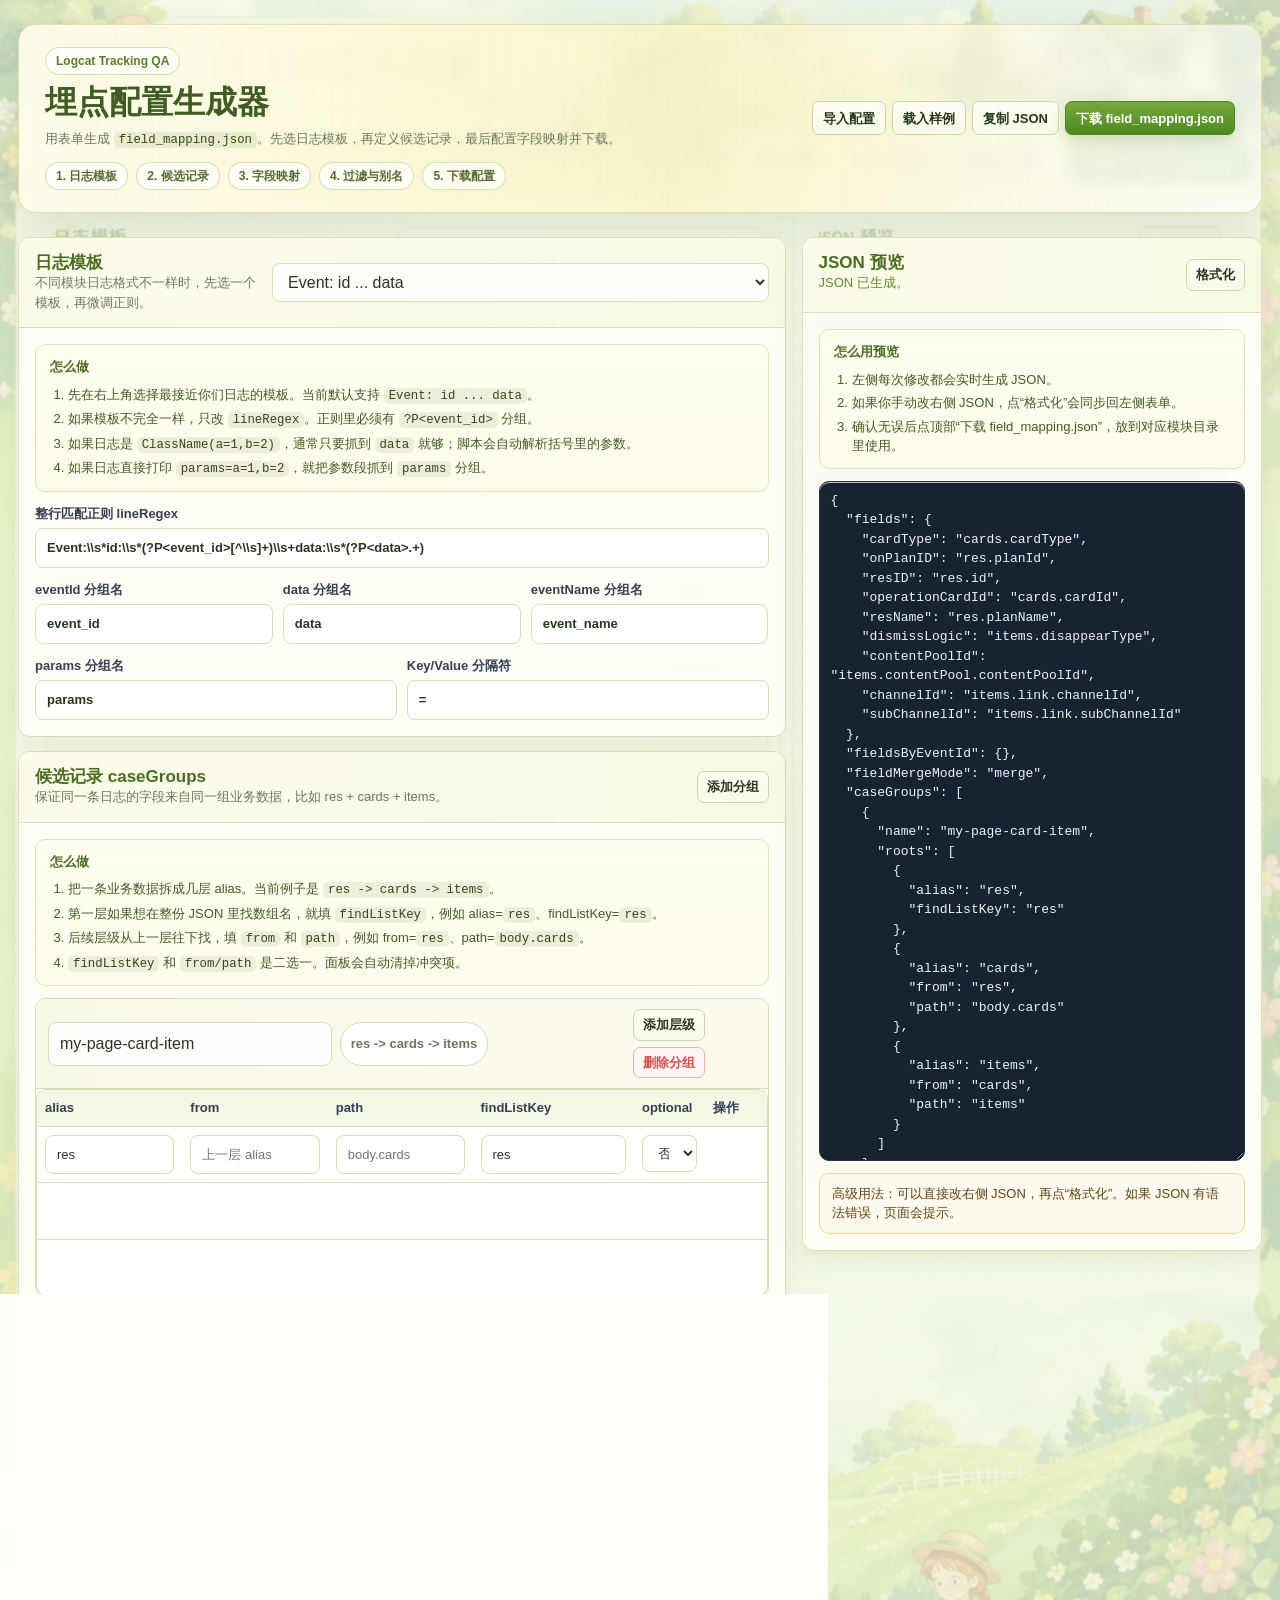
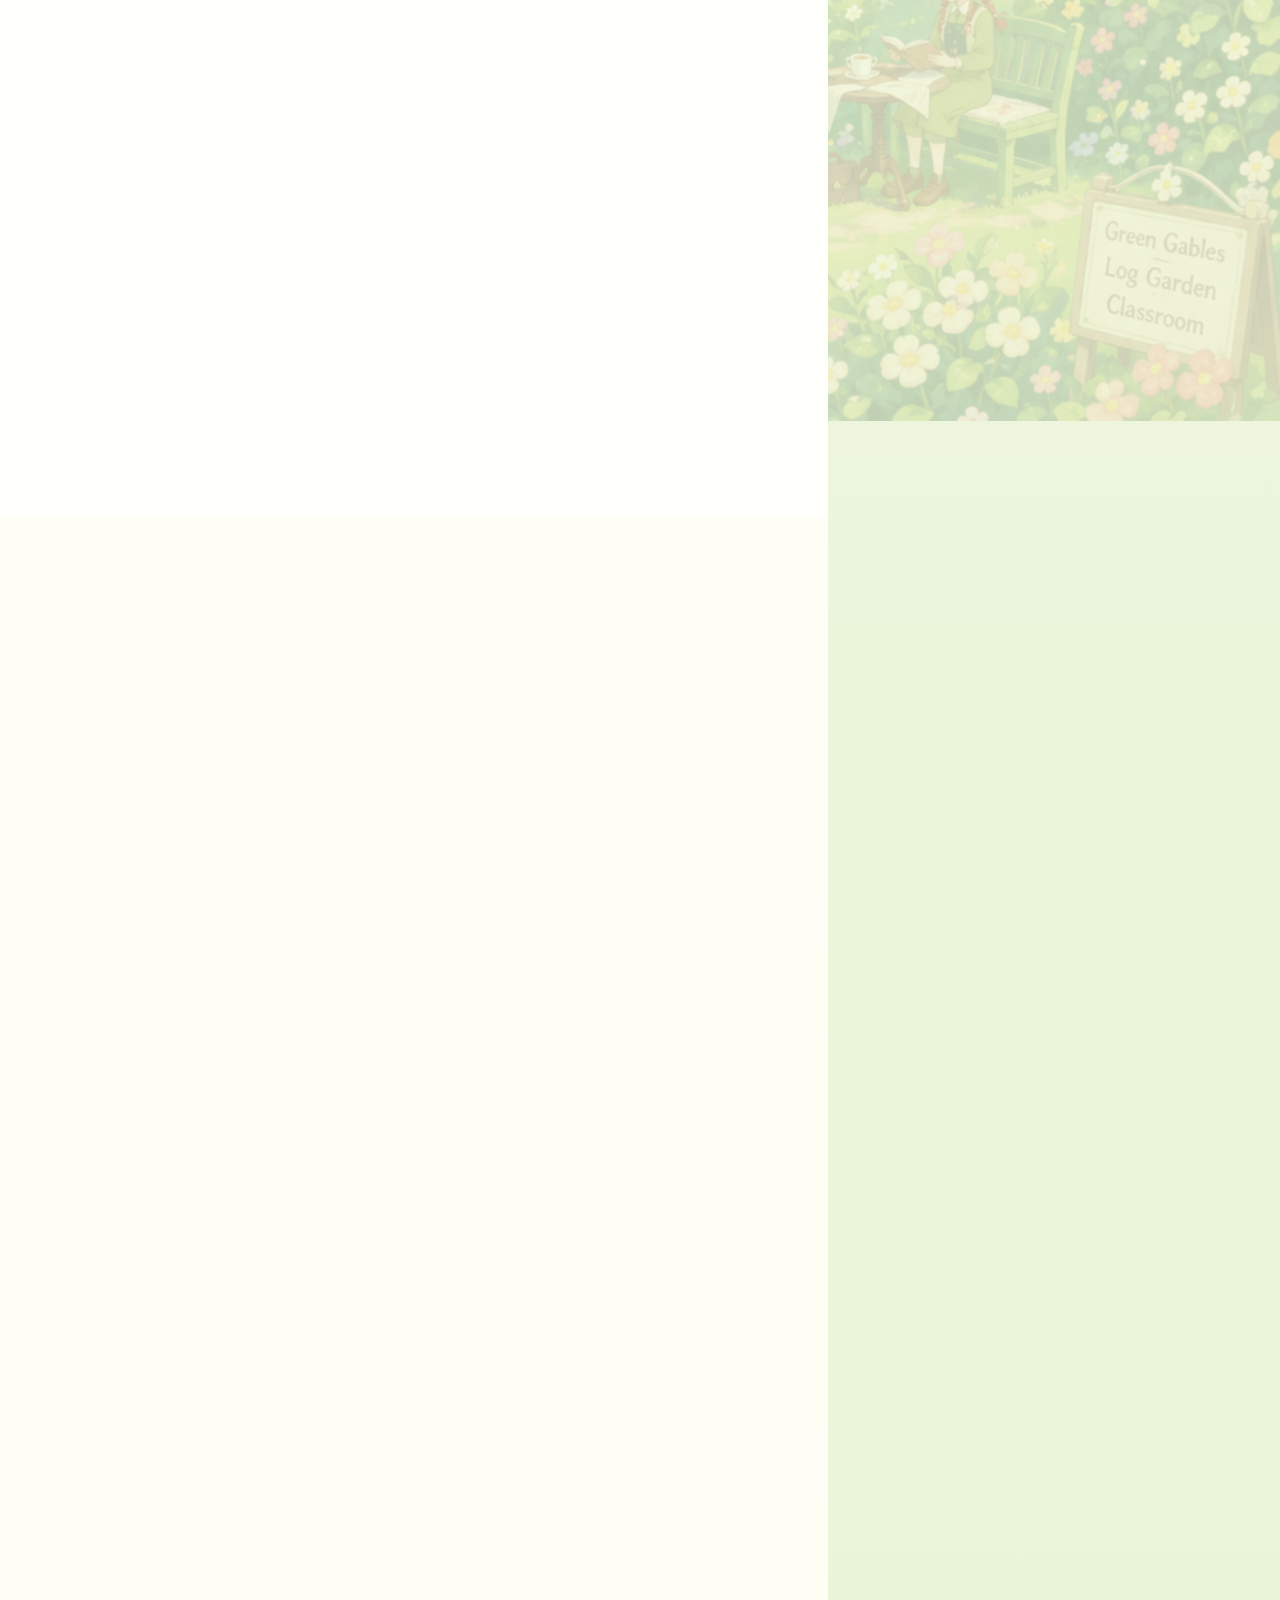
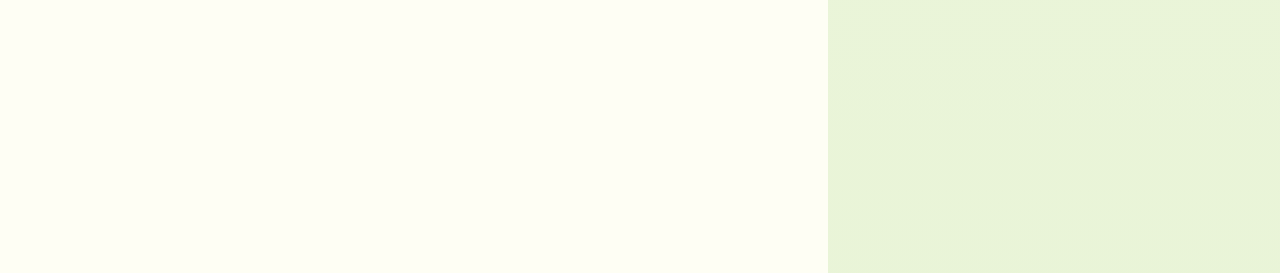
<file: config-builder.html>
<!doctype html>
<html lang="zh-CN">
<head>
  <meta charset="utf-8">
  <meta name="viewport" content="width=device-width, initial-scale=1">
  <title>埋点配置生成器</title>
  <style>
    :root {
      color-scheme: light;
      --bg: #eef6df;
      --panel: rgba(255, 254, 246, 0.94);
      --panel-solid: #fffef6;
      --text: #263821;
      --muted: #68785d;
      --border: #d9ddb8;
      --soft: #f5f7e6;
      --soft-2: #fff8e8;
      --accent: #5a8f27;
      --accent-deep: #3c6f18;
      --accent-2: #d9902f;
      --danger: #d64d4d;
      --code: #172232;
      --shadow: 0 16px 48px rgba(70, 92, 43, 0.16);
    }
    * { box-sizing: border-box; }
    html { min-height: 100%; }
    body {
      margin: 0;
      min-height: 100%;
      background:
        linear-gradient(rgba(244, 250, 229, 0.72), rgba(232, 244, 214, 0.82)),
        url("uidesign.png") top center / cover fixed no-repeat,
        var(--bg);
      color: var(--text);
      font-family: -apple-system, BlinkMacSystemFont, "Segoe UI", "Microsoft YaHei", sans-serif;
      line-height: 1.5;
    }
    header {
      padding: 24px 18px 10px;
    }
    .header-row {
      display: flex;
      align-items: center;
      justify-content: space-between;
      gap: 18px;
      max-width: 1480px;
      margin: 0 auto;
      min-height: 132px;
      padding: 22px 26px;
      background:
        linear-gradient(90deg, rgba(255, 253, 235, 0.96), rgba(251, 244, 201, 0.82) 52%, rgba(255, 255, 255, 0.58)),
        linear-gradient(135deg, rgba(120, 169, 61, 0.16), rgba(255, 255, 255, 0));
      border: 1px solid rgba(226, 220, 169, 0.9);
      border-radius: 18px;
      box-shadow: var(--shadow);
      backdrop-filter: blur(8px);
    }
    h1 {
      margin: 0;
      font-size: 32px;
      line-height: 1.2;
      letter-spacing: 0;
      color: #3f5d22;
    }
    .subtle {
      color: var(--muted);
      font-size: 13px;
    }
    .hero-copy {
      display: grid;
      gap: 8px;
      max-width: 650px;
    }
    .hero-badge {
      display: inline-flex;
      width: fit-content;
      padding: 4px 10px;
      border: 1px solid #d7dda8;
      border-radius: 999px;
      background: rgba(255, 255, 255, 0.72);
      color: #5b7c2a;
      font-size: 12px;
      font-weight: 800;
    }
    .hero-steps {
      display: flex;
      flex-wrap: wrap;
      gap: 8px;
      margin-top: 4px;
    }
    .hero-steps span {
      display: inline-flex;
      align-items: center;
      min-height: 28px;
      padding: 0 10px;
      border-radius: 999px;
      background: rgba(255, 255, 255, 0.7);
      border: 1px solid rgba(214, 222, 174, 0.9);
      color: #566b31;
      font-size: 12px;
      font-weight: 700;
    }
    main {
      max-width: 1480px;
      margin: 0 auto;
      padding: 14px 18px 24px;
      display: grid;
      grid-template-columns: minmax(0, 1.25fr) minmax(380px, 0.75fr);
      gap: 16px;
      align-items: start;
    }
    .stack {
      display: grid;
      gap: 14px;
    }
    section {
      background: var(--panel);
      border: 1px solid var(--border);
      border-radius: 12px;
      overflow: hidden;
      box-shadow: 0 8px 28px rgba(78, 98, 54, 0.09);
      backdrop-filter: blur(8px);
    }
    .section-head {
      display: flex;
      justify-content: space-between;
      gap: 12px;
      align-items: center;
      padding: 15px 16px;
      border-bottom: 1px solid var(--border);
      background: linear-gradient(90deg, rgba(253, 252, 235, 0.98), rgba(246, 249, 225, 0.96));
    }
    h2 {
      margin: 0;
      font-size: 17px;
      line-height: 1.2;
      color: #496d20;
    }
    .body {
      padding: 16px;
      display: grid;
      gap: 12px;
    }
    .grid-2 {
      display: grid;
      grid-template-columns: repeat(2, minmax(0, 1fr));
      gap: 10px;
    }
    .grid-3 {
      display: grid;
      grid-template-columns: repeat(3, minmax(0, 1fr));
      gap: 10px;
    }
    label {
      display: grid;
      gap: 5px;
      color: #344054;
      font-size: 13px;
      font-weight: 600;
    }
    input, select, textarea {
      width: 100%;
      border: 1px solid var(--border);
      border-radius: 8px;
      padding: 9px 11px;
      font: inherit;
      color: var(--text);
      background: rgba(255, 255, 255, 0.86);
      min-width: 0;
      box-shadow: inset 0 1px 0 rgba(255, 255, 255, 0.72);
    }
    input:focus, select:focus, textarea:focus {
      outline: 2px solid rgba(111, 164, 45, 0.24);
      border-color: #91ad4f;
    }
    textarea {
      resize: vertical;
      min-height: 82px;
      font-family: Consolas, "Cascadia Mono", monospace;
      font-size: 13px;
    }
    button {
      border: 1px solid #cfd8a2;
      background: linear-gradient(#fffef6, #f7f8e8);
      color: var(--text);
      border-radius: 7px;
      padding: 5px 9px;
      font: inherit;
      font-size: 13px;
      font-weight: 650;
      cursor: pointer;
      white-space: nowrap;
      min-height: 30px;
    }
    button:hover {
      border-color: #9fb763;
      background: #fbfff0;
    }
    .primary {
      border-color: #4c8722;
      background: linear-gradient(#75a83e, #4e8a22);
      color: #ffffff;
      box-shadow: 0 6px 16px rgba(70, 127, 34, 0.22);
    }
    .warn {
      border-color: #f0c7a8;
      color: #8a3b08;
      background: #fff8f2;
    }
    .danger {
      border-color: #efb0b0;
      color: var(--danger);
      background: #fff6f6;
    }
    .toolbar {
      display: flex;
      flex-wrap: wrap;
      gap: 6px;
      align-items: center;
    }
    .header-row .toolbar button {
      padding: 6px 10px;
      min-height: 34px;
    }
    .table-wrap {
      overflow-x: auto;
      border: 1px solid var(--border);
      border-radius: 10px;
      background: rgba(255, 255, 255, 0.62);
    }
    table {
      width: 100%;
      border-collapse: collapse;
      min-width: 620px;
    }
    th, td {
      border-top: 1px solid var(--border);
      padding: 8px;
      text-align: left;
      vertical-align: top;
      font-size: 13px;
    }
    thead th {
      border-top: 0;
      background: var(--soft);
      color: #344054;
    }
    td.actions {
      width: 1%;
      white-space: nowrap;
    }
    .event-block, .alias-block, .group-block {
      border: 1px solid var(--border);
      border-radius: 10px;
      overflow: hidden;
      background: rgba(255, 255, 255, 0.72);
    }
    .block-head {
      display: flex;
      gap: 10px;
      align-items: center;
      justify-content: space-between;
      padding: 10px 12px;
      background: linear-gradient(90deg, #f7f7e7, #fffaf0);
      border-bottom: 1px solid var(--border);
    }
    .block-title {
      display: grid;
      grid-template-columns: minmax(180px, 1fr) minmax(180px, 1fr);
      gap: 8px;
      width: 100%;
    }
    .count-badge {
      display: inline-flex;
      align-items: center;
      width: fit-content;
      min-height: 38px;
      padding: 0 10px;
      border: 1px solid var(--border);
      border-radius: 999px;
      background: #ffffff;
      color: var(--muted);
      font-size: 13px;
      font-weight: 700;
    }
    .preview {
      position: sticky;
      top: 18px;
    }
    #jsonPreview {
      min-height: 680px;
      background: var(--code);
      color: #eef2f6;
      border-color: #263142;
      border-radius: 10px;
    }
    .status {
      min-height: 24px;
      color: var(--muted);
      font-size: 13px;
    }
    .ok { color: var(--accent); }
    .bad { color: var(--danger); }
    .hint {
      background: #fffaf0;
      border: 1px solid #ead89b;
      border-radius: 10px;
      padding: 10px 12px;
      color: #604510;
      font-size: 13px;
    }
    .guide {
      display: grid;
      gap: 8px;
      padding: 12px 14px;
      border: 1px solid #dde5b6;
      border-radius: 10px;
      background: linear-gradient(180deg, rgba(252, 255, 239, 0.96), rgba(255, 251, 235, 0.94));
      color: #405c23;
      font-size: 13px;
    }
    .guide-title {
      font-weight: 800;
      color: #496d20;
    }
    .guide ol,
    .guide ul {
      margin: 0;
      padding-left: 18px;
    }
    .guide li + li {
      margin-top: 4px;
    }
    code {
      padding: 1px 5px;
      border-radius: 5px;
      background: rgba(87, 112, 45, 0.1);
      color: #31481d;
      font-family: Consolas, "Cascadia Mono", monospace;
      font-size: 0.95em;
    }
    .hidden {
      display: none;
    }
    @media (max-width: 1100px) {
      main {
        grid-template-columns: 1fr;
      }
      .preview {
        position: static;
      }
      #jsonPreview {
        min-height: 420px;
      }
    }
    @media (max-width: 720px) {
      .header-row, .section-head, .block-head {
        align-items: stretch;
        flex-direction: column;
      }
      .grid-2, .grid-3, .block-title {
        grid-template-columns: 1fr;
      }
      main {
        padding: 12px;
      }
    }
  </style>
</head>
<body>
  <header>
    <div class="header-row">
      <div class="hero-copy">
        <span class="hero-badge">Logcat Tracking QA</span>
        <h1>埋点配置生成器</h1>
        <div class="subtle">用表单生成 <code>field_mapping.json</code>。先选日志模板，再定义候选记录，最后配置字段映射并下载。</div>
        <div class="hero-steps">
          <span>1. 日志模板</span>
          <span>2. 候选记录</span>
          <span>3. 字段映射</span>
          <span>4. 过滤与别名</span>
          <span>5. 下载配置</span>
        </div>
      </div>
      <div class="toolbar">
        <input id="importFile" class="hidden" type="file" accept="application/json,.json">
        <button id="importBtn" type="button">导入配置</button>
        <button id="sampleBtn" type="button">载入样例</button>
        <button id="copyBtn" type="button">复制 JSON</button>
        <button id="downloadBtn" class="primary" type="button">下载 field_mapping.json</button>
      </div>
    </div>
  </header>

  <main>
    <div class="stack">
      <section>
        <div class="section-head">
          <div>
            <h2>日志模板</h2>
            <div class="subtle">不同模块日志格式不一样时，先选一个模板，再微调正则。</div>
          </div>
          <select id="parserPreset">
            <option value="eventData">Event: id ... data</option>
            <option value="trackUpload">TrackUpload eventId ... payload</option>
            <option value="trackReport">TrackReport id ... name ... params</option>
            <option value="custom">自定义</option>
          </select>
        </div>
        <div class="body">
          <div class="guide">
            <div class="guide-title">怎么做</div>
            <ol>
              <li>先在右上角选择最接近你们日志的模板。当前默认支持 <code>Event: id ... data</code>。</li>
              <li>如果模板不完全一样，只改 <code>lineRegex</code>。正则里必须有 <code>?P&lt;event_id&gt;</code> 分组。</li>
              <li>如果日志是 <code>ClassName(a=1,b=2)</code>，通常只要抓到 <code>data</code> 就够；脚本会自动解析括号里的参数。</li>
              <li>如果日志直接打印 <code>params=a=1,b=2</code>，就把参数段抓到 <code>params</code> 分组。</li>
            </ol>
          </div>
          <label>
            整行匹配正则 lineRegex
            <input id="lineRegex" spellcheck="false">
          </label>
          <div class="grid-3">
            <label>
              eventId 分组名
              <input id="eventIdGroup" placeholder="event_id">
            </label>
            <label>
              data 分组名
              <input id="dataGroup" placeholder="data">
            </label>
            <label>
              eventName 分组名
              <input id="eventNameGroup" placeholder="event_name">
            </label>
          </div>
          <div class="grid-2">
            <label>
              params 分组名
              <input id="paramsGroup" placeholder="params">
            </label>
            <label>
              Key/Value 分隔符
              <input id="keyValueSeparator" placeholder="=">
            </label>
          </div>
        </div>
      </section>

      <section>
        <div class="section-head">
          <div>
            <h2>候选记录 caseGroups</h2>
            <div class="subtle">保证同一条日志的字段来自同一组业务数据，比如 res + cards + items。</div>
          </div>
          <button id="addGroupBtn" type="button">添加分组</button>
        </div>
        <div class="body">
          <div class="guide">
            <div class="guide-title">怎么做</div>
            <ol>
              <li>把一条业务数据拆成几层 alias。当前例子是 <code>res -> cards -> items</code>。</li>
              <li>第一层如果想在整份 JSON 里找数组名，就填 <code>findListKey</code>，例如 alias=<code>res</code>、findListKey=<code>res</code>。</li>
              <li>后续层级从上一层往下找，填 <code>from</code> 和 <code>path</code>，例如 from=<code>res</code>、path=<code>body.cards</code>。</li>
              <li><code>findListKey</code> 和 <code>from/path</code> 是二选一。面板会自动清掉冲突项。</li>
            </ol>
          </div>
          <div id="caseGroups" class="stack"></div>
        </div>
      </section>

      <section>
        <div class="section-head">
          <div>
            <h2>默认字段 fields</h2>
            <div class="subtle">左边填 Logcat 字段名，右边填 JSON 路径。</div>
          </div>
          <button id="addFieldBtn" type="button">添加字段</button>
        </div>
        <div class="body">
          <div class="guide">
            <div class="guide-title">怎么做</div>
            <ol>
              <li>左列填 Logcat 参数名，例如 <code>resID</code>、<code>operationCardId</code>。</li>
              <li>右列填 JSON 路径，第一段必须引用 caseGroups 里的 alias，例如 <code>res.id</code>、<code>cards.cardId</code>。</li>
              <li>如果所有事件都校验同一批字段，只填这里就可以。</li>
              <li>如果某些事件字段不同，到下面的 <code>fieldsByEventId</code> 单独配置。</li>
            </ol>
          </div>
          <div class="table-wrap">
            <table>
              <thead>
                <tr>
                  <th>Logcat 字段</th>
                  <th>JSON 路径</th>
                  <th>操作</th>
                </tr>
              </thead>
              <tbody id="fieldsBody"></tbody>
            </table>
          </div>
        </div>
      </section>

      <section>
        <div class="section-head">
          <div>
            <h2>按事件覆盖 fieldsByEventId</h2>
            <div class="subtle">事件字段可以合并默认字段，也可以完全覆盖默认字段。</div>
          </div>
          <div class="toolbar">
            <select id="fieldMergeMode">
              <option value="merge">合并默认字段</option>
              <option value="override">覆盖默认字段</option>
            </select>
            <button id="addEventBtn" type="button">添加事件配置</button>
          </div>
        </div>
        <div class="body">
          <div class="guide">
            <div class="guide-title">怎么做</div>
            <ol>
              <li>点击“添加事件配置”，先把 <code>eventId_1</code> 改成真实事件 ID。</li>
              <li>推荐使用“合并默认字段”：公共字段放在上面的 <code>fields</code>，每个事件这里只填差异字段。</li>
              <li>如果选择“覆盖默认字段”，该事件不会继承公共字段，必须把要校验的字段全部写全。</li>
              <li>再点该事件里的“添加字段”，逐行填写这个事件的差异字段或完整字段。</li>
              <li>旁边的“0 个字段”只是统计，不需要填。它会随着字段行数量自动变化。</li>
            </ol>
          </div>
          <div id="eventsArea" class="stack"></div>
        </div>
      </section>

      <section>
        <div class="section-head">
          <div>
            <h2>日志过滤 lineFilters</h2>
            <div class="subtle">同一个 eventId 被其它日志打印时，用类名或关键词过滤。</div>
          </div>
        </div>
        <div class="body">
          <div class="guide">
            <div class="guide-title">怎么做</div>
            <ol>
              <li>一般优先配置“按事件包含”，用类名锁住真正的上报日志，例如 <code>88860004086008: MinePageCardClickEvent\(</code>。</li>
              <li>如果某些调试日志也打印同一个 eventId，把它写进“按事件排除”。</li>
              <li>全局包含/排除会影响所有事件，只有确定整页都适用时再填。</li>
              <li>被过滤掉的日志会计入报告里的 <code>skippedByFilter</code>，不会污染 PASS/FAIL。</li>
            </ol>
          </div>
          <div class="grid-2">
            <label>
              全局包含正则，每行一个
              <textarea id="includeRegex" spellcheck="false"></textarea>
            </label>
            <label>
              全局排除正则，每行一个
              <textarea id="excludeRegex" spellcheck="false"></textarea>
            </label>
          </div>
          <div class="grid-2">
            <label>
              按事件包含 includeByEventId
              <textarea id="includeByEventId" spellcheck="false" placeholder="88860004086008: MinePageCardClickEvent\\("></textarea>
            </label>
            <label>
              按事件排除 excludeByEventId
              <textarea id="excludeByEventId" spellcheck="false" placeholder="88860004086008: DebugEvent\\("></textarea>
            </label>
          </div>
          <div class="hint">按事件过滤格式：每行写 <code>eventId: 正则</code>。同一个 eventId 可以写多行。正则里的左括号建议写成 <code>\(</code>。</div>
        </div>
      </section>

      <section>
        <div class="section-head">
          <div>
            <h2>值别名 valueAliases</h2>
            <div class="subtle">例如日志 cardType=1，但 JSON 是 large_normal。</div>
          </div>
          <button id="addAliasBtn" type="button">添加别名</button>
        </div>
        <div class="body">
          <div class="guide">
            <div class="guide-title">怎么做</div>
            <ol>
              <li>只有日志值和 JSON 值业务等价但字面不同的时候才填。</li>
              <li>例子：字段名 <code>cardType</code>，日志值 <code>1</code>，JSON 等价值 <code>large_normal</code>。</li>
              <li>多个 JSON 等价值用英文逗号分隔，例如 <code>large_normal, large_big</code>。</li>
              <li>如果要求严格相等，就不要添加别名。</li>
            </ol>
          </div>
          <div id="aliasesArea" class="stack"></div>
        </div>
      </section>
    </div>

    <section class="preview">
      <div class="section-head">
        <div>
          <h2>JSON 预览</h2>
          <div id="status" class="status">等待输入。</div>
        </div>
        <button id="formatBtn" type="button">格式化</button>
      </div>
      <div class="body">
        <div class="guide">
          <div class="guide-title">怎么用预览</div>
          <ol>
            <li>左侧每次修改都会实时生成 JSON。</li>
            <li>如果你手动改右侧 JSON，点“格式化”会同步回左侧表单。</li>
            <li>确认无误后点顶部“下载 field_mapping.json”，放到对应模块目录里使用。</li>
          </ol>
        </div>
        <textarea id="jsonPreview" spellcheck="false"></textarea>
        <div class="hint">高级用法：可以直接改右侧 JSON，再点“格式化”。如果 JSON 有语法错误，页面会提示。</div>
      </div>
    </section>
  </main>

  <script>
    const parserPresets = {
      eventData: {
        lineRegex: "Event:\\\\s*id:\\\\s*(?P<event_id>[^\\\\s]+)\\\\s+data:\\\\s*(?P<data>.+)",
        eventIdGroup: "event_id",
        dataGroup: "data",
        eventNameGroup: "event_name",
        paramsGroup: "params",
        keyValueSeparator: "="
      },
      trackUpload: {
        lineRegex: "TrackUpload\\\\s+eventId=(?P<event_id>\\\\d+)\\\\s+payload=(?P<data>.+)",
        eventIdGroup: "event_id",
        dataGroup: "data",
        eventNameGroup: "event_name",
        paramsGroup: "params",
        keyValueSeparator: "="
      },
      trackReport: {
        lineRegex: "TrackReport\\\\s+id=(?P<event_id>\\\\d+)\\\\s+name=(?P<event_name>\\\\w+)\\\\s+params=(?P<params>.+)",
        eventIdGroup: "event_id",
        dataGroup: "data",
        eventNameGroup: "event_name",
        paramsGroup: "params",
        keyValueSeparator: "="
      }
    };

    const sampleConfig = {
      fields: {
        cardType: "cards.cardType",
        onPlanID: "res.planId",
        resID: "res.id",
        operationCardId: "cards.cardId",
        resName: "res.planName",
        dismissLogic: "items.disappearType",
        contentPoolId: "items.contentPool.contentPoolId",
        channelId: "items.link.channelId",
        subChannelId: "items.link.subChannelId"
      },
      fieldsByEventId: {},
      fieldMergeMode: "merge",
      caseGroups: [
        {
          name: "my-page-card-item",
          roots: [
            { alias: "res", findListKey: "res" },
            { alias: "cards", from: "res", path: "body.cards" },
            { alias: "items", from: "cards", path: "items" }
          ]
        }
      ],
      logParser: parserPresets.eventData,
      lineFilters: {
        includeRegex: [],
        excludeRegex: [],
        includeByEventId: {
          "88860004086008": ["MinePageCardClickEvent\\("]
        },
        excludeByEventId: {}
      },
      valueAliases: {
        cardType: {
          "1": ["large_normal"]
        }
      }
    };

    let config = clone(sampleConfig);
    let isRendering = false;

    const $ = (id) => document.getElementById(id);

    function clone(value) {
      return JSON.parse(JSON.stringify(value));
    }

    function escapeHtml(value) {
      return String(value ?? "")
        .replaceAll("&", "&amp;")
        .replaceAll("<", "&lt;")
        .replaceAll(">", "&gt;")
        .replaceAll('"', "&quot;");
    }

    function cleanObject(object) {
      return Object.fromEntries(
        Object.entries(object || {}).filter(([key, value]) => {
          if (!key) return false;
          if (Array.isArray(value)) return value.length > 0;
          if (value && typeof value === "object") return Object.keys(value).length > 0;
          return value !== "";
        })
      );
    }

    function sanitizeRoot(root) {
      const next = { ...(root || {}) };
      for (const key of ["alias", "from", "path", "findListKey"]) {
        if (typeof next[key] === "string") next[key] = next[key].trim();
        if (!next[key]) delete next[key];
      }
      if (next.findListKey) {
        delete next.from;
        delete next.path;
      }
      if (!next.optional) delete next.optional;
      return next;
    }

    function sanitizeCaseGroups(caseGroups) {
      return (caseGroups || []).map((group) => ({
        ...group,
        roots: (group.roots || []).map(sanitizeRoot)
      }));
    }

    function parseLines(text) {
      return text.split(/\r?\n/)
        .map((line) => line.trim())
        .filter(Boolean);
    }

    function linesFromList(list) {
      return (list || []).join("\n");
    }

    function parseEventRegexMap(text) {
      const result = {};
      for (const line of parseLines(text)) {
        const index = line.indexOf(":");
        if (index === -1) continue;
        const eventId = line.slice(0, index).trim();
        const pattern = line.slice(index + 1).trim();
        if (!eventId || !pattern) continue;
        if (!result[eventId]) result[eventId] = [];
        result[eventId].push(pattern);
      }
      return result;
    }

    function eventRegexMapToLines(map) {
      const lines = [];
      for (const [eventId, patterns] of Object.entries(map || {})) {
        for (const pattern of patterns || []) {
          lines.push(`${eventId}: ${pattern}`);
        }
      }
      return lines.join("\n");
    }

    function normalizeConfig(raw) {
      const next = clone(sampleConfig);
      next.fields = raw.fields && typeof raw.fields === "object" ? raw.fields : {};
      next.fieldsByEventId = raw.fieldsByEventId && typeof raw.fieldsByEventId === "object" ? raw.fieldsByEventId : {};
      next.fieldMergeMode = raw.fieldMergeMode === "merge" ? "merge" : "override";
      next.caseGroups = Array.isArray(raw.caseGroups) ? sanitizeCaseGroups(raw.caseGroups) : [];
      next.logParser = raw.logParser && typeof raw.logParser === "object" ? { ...parserPresets.eventData, ...raw.logParser } : clone(parserPresets.eventData);
      next.lineFilters = raw.lineFilters && typeof raw.lineFilters === "object"
        ? {
            includeRegex: Array.isArray(raw.lineFilters.includeRegex) ? raw.lineFilters.includeRegex : [],
            excludeRegex: Array.isArray(raw.lineFilters.excludeRegex) ? raw.lineFilters.excludeRegex : [],
            includeByEventId: raw.lineFilters.includeByEventId || {},
            excludeByEventId: raw.lineFilters.excludeByEventId || {}
          }
        : { includeRegex: [], excludeRegex: [], includeByEventId: {}, excludeByEventId: {} };
      next.valueAliases = raw.valueAliases && typeof raw.valueAliases === "object" ? raw.valueAliases : {};
      return next;
    }

    function setStatus(text, good = true) {
      const status = $("status");
      status.textContent = text;
      status.className = good ? "status ok" : "status bad";
    }

    function makeFieldRows(fields, scope) {
      const entries = Object.entries(fields || {});
      if (!entries.length) {
        return `<tr><td colspan="3" class="subtle">还没有字段。</td></tr>`;
      }
      return entries.map(([key, path], index) => `
        <tr>
          <td><input data-scope="${scope}" data-index="${index}" data-kind="field-key" value="${escapeHtml(key)}"></td>
          <td><input data-scope="${scope}" data-index="${index}" data-kind="field-value" value="${escapeHtml(path)}"></td>
          <td class="actions"><button class="danger" data-scope="${scope}" data-index="${index}" data-action="remove-field" type="button">删除</button></td>
        </tr>
      `).join("");
    }

    function renderParser() {
      $("lineRegex").value = config.logParser.lineRegex || "";
      $("eventIdGroup").value = config.logParser.eventIdGroup || "event_id";
      $("dataGroup").value = config.logParser.dataGroup || "data";
      $("eventNameGroup").value = config.logParser.eventNameGroup || "event_name";
      $("paramsGroup").value = config.logParser.paramsGroup || "params";
      $("keyValueSeparator").value = config.logParser.keyValueSeparator || "=";
    }

    function renderCaseGroups() {
      const area = $("caseGroups");
      if (!config.caseGroups.length) {
        area.innerHTML = `<div class="subtle">还没有 caseGroup。点击“添加分组”。</div>`;
        return;
      }
      area.innerHTML = config.caseGroups.map((group, groupIndex) => `
        <div class="group-block">
          <div class="block-head">
            <div class="block-title">
              <input data-kind="group-name" data-group="${groupIndex}" value="${escapeHtml(group.name || "")}" placeholder="分组名">
              <span class="count-badge">${escapeHtml((group.roots || []).map((root) => root.alias).filter(Boolean).join(" -> ") || "还没有层级")}</span>
            </div>
            <div class="toolbar">
              <button data-action="add-root" data-group="${groupIndex}" type="button">添加层级</button>
              <button class="danger" data-action="remove-group" data-group="${groupIndex}" type="button">删除分组</button>
            </div>
          </div>
          <div class="table-wrap">
            <table>
              <thead>
                <tr>
                  <th>alias</th>
                  <th>from</th>
                  <th>path</th>
                  <th>findListKey</th>
                  <th>optional</th>
                  <th>操作</th>
                </tr>
              </thead>
              <tbody>
                ${(group.roots || []).map((root, rootIndex) => `
                  <tr>
                    <td><input data-kind="root-alias" data-group="${groupIndex}" data-root="${rootIndex}" value="${escapeHtml(root.alias || "")}" placeholder="res"></td>
                    <td><input data-kind="root-from" data-group="${groupIndex}" data-root="${rootIndex}" value="${escapeHtml(root.from || "")}" placeholder="上一层 alias"></td>
                    <td><input data-kind="root-path" data-group="${groupIndex}" data-root="${rootIndex}" value="${escapeHtml(root.path || "")}" placeholder="body.cards"></td>
                    <td><input data-kind="root-find" data-group="${groupIndex}" data-root="${rootIndex}" value="${escapeHtml(root.findListKey || "")}" placeholder="res"></td>
                    <td>
                      <select data-kind="root-optional" data-group="${groupIndex}" data-root="${rootIndex}">
                        <option value="false" ${root.optional ? "" : "selected"}>否</option>
                        <option value="true" ${root.optional ? "selected" : ""}>是</option>
                      </select>
                    </td>
                    <td class="actions"><button class="danger" data-action="remove-root" data-group="${groupIndex}" data-root="${rootIndex}" type="button">删除</button></td>
                  </tr>
                `).join("")}
              </tbody>
            </table>
          </div>
        </div>
      `).join("");
    }

    function renderFields() {
      $("fieldsBody").innerHTML = makeFieldRows(config.fields, "global");
    }

    function renderEvents() {
      const area = $("eventsArea");
      $("fieldMergeMode").value = config.fieldMergeMode || "override";
      const entries = Object.entries(config.fieldsByEventId || {});
      if (!entries.length) {
        area.innerHTML = `<div class="subtle">还没有事件覆盖配置。只有字段完全相同的页面可以不填这里。</div>`;
        return;
      }
      area.innerHTML = entries.map(([eventId, fields], eventIndex) => `
        <div class="event-block">
          <div class="block-head">
            <div class="block-title">
              <input data-kind="event-id" data-event="${eventIndex}" value="${escapeHtml(eventId)}" placeholder="eventId">
              <span class="count-badge">${Object.keys(fields || {}).length} 个字段</span>
            </div>
            <div class="toolbar">
              <button data-action="add-event-field" data-event="${eventIndex}" type="button">添加字段</button>
              <button class="danger" data-action="remove-event" data-event="${eventIndex}" type="button">删除事件</button>
            </div>
          </div>
          <div class="table-wrap">
            <table>
              <thead>
                <tr>
                  <th>Logcat 字段</th>
                  <th>JSON 路径</th>
                  <th>操作</th>
                </tr>
              </thead>
              <tbody>
                ${makeFieldRows(fields, `event:${eventIndex}`)}
              </tbody>
            </table>
          </div>
        </div>
      `).join("");
    }

    function renderFilters() {
      const filters = config.lineFilters || {};
      $("includeRegex").value = linesFromList(filters.includeRegex);
      $("excludeRegex").value = linesFromList(filters.excludeRegex);
      $("includeByEventId").value = eventRegexMapToLines(filters.includeByEventId);
      $("excludeByEventId").value = eventRegexMapToLines(filters.excludeByEventId);
    }

    function renderAliases() {
      const area = $("aliasesArea");
      const entries = [];
      for (const [field, aliases] of Object.entries(config.valueAliases || {})) {
        for (const [logValue, expectedValues] of Object.entries(aliases || {})) {
          entries.push({ field, logValue, expectedValues: expectedValues || [] });
        }
      }
      if (!entries.length) {
        area.innerHTML = `<div class="subtle">还没有值别名。</div>`;
        return;
      }
      area.innerHTML = entries.map((entry, index) => `
        <div class="alias-block">
          <div class="body">
            <div class="grid-3">
              <label>
                字段名
                <input data-kind="alias-field" data-alias="${index}" value="${escapeHtml(entry.field)}" placeholder="cardType">
              </label>
              <label>
                日志值
                <input data-kind="alias-log" data-alias="${index}" value="${escapeHtml(entry.logValue)}" placeholder="1">
              </label>
              <label>
                JSON 等价值，英文逗号分隔
                <input data-kind="alias-values" data-alias="${index}" value="${escapeHtml(entry.expectedValues.join(", "))}" placeholder="large_normal">
              </label>
            </div>
            <button class="danger" data-action="remove-alias" data-alias="${index}" type="button">删除别名</button>
          </div>
        </div>
      `).join("");
    }

    function configToAliasEntries() {
      const entries = [];
      for (const [field, aliases] of Object.entries(config.valueAliases || {})) {
        for (const [logValue, expectedValues] of Object.entries(aliases || {})) {
          entries.push({ field, logValue, expectedValues: expectedValues || [] });
        }
      }
      return entries;
    }

    function aliasEntriesToConfig(entries) {
      const next = {};
      for (const entry of entries) {
        if (!entry.field || !entry.logValue || !entry.expectedValues.length) continue;
        if (!next[entry.field]) next[entry.field] = {};
        next[entry.field][entry.logValue] = entry.expectedValues;
      }
      config.valueAliases = next;
    }

    function renderPreview() {
      const output = clone(config);
      output.fields = cleanObject(output.fields);
      output.fieldsByEventId = cleanObject(output.fieldsByEventId);
      output.fieldMergeMode = config.fieldMergeMode || "override";
      output.caseGroups = sanitizeCaseGroups(output.caseGroups);
      output.valueAliases = cleanObject(output.valueAliases);
      $("jsonPreview").value = JSON.stringify(output, null, 2);
      setStatus("JSON 已生成。", true);
    }

    function renderAll() {
      isRendering = true;
      renderParser();
      renderCaseGroups();
      renderFields();
      renderEvents();
      renderFilters();
      renderAliases();
      renderPreview();
      isRendering = false;
    }

    function objectEntriesForScope(scope) {
      if (scope === "global") return Object.entries(config.fields || {});
      if (scope.startsWith("event:")) {
        const eventIndex = Number(scope.split(":")[1]);
        const eventId = Object.keys(config.fieldsByEventId || {})[eventIndex];
        return Object.entries((config.fieldsByEventId || {})[eventId] || {});
      }
      return [];
    }

    function setFieldsForScope(scope, entries) {
      const nextFields = Object.fromEntries(entries.filter(([key]) => key));
      if (scope === "global") {
        config.fields = nextFields;
        return;
      }
      if (scope.startsWith("event:")) {
        const eventIndex = Number(scope.split(":")[1]);
        const eventIds = Object.keys(config.fieldsByEventId || {});
        const eventId = eventIds[eventIndex];
        if (eventId) config.fieldsByEventId[eventId] = nextFields;
      }
    }

    function handleInput(target) {
      const kind = target.dataset.kind;

      if (["lineRegex", "eventIdGroup", "dataGroup", "eventNameGroup", "paramsGroup", "keyValueSeparator"].includes(target.id)) {
        config.logParser[target.id] = target.value;
        renderPreview();
        return;
      }

      if (target.id === "fieldMergeMode") {
        config.fieldMergeMode = target.value === "merge" ? "merge" : "override";
        renderPreview();
        return;
      }

      if (!kind && !["includeRegex", "excludeRegex", "includeByEventId", "excludeByEventId", "fieldMergeMode"].includes(target.id)) return;

      if (kind === "field-key" || kind === "field-value") {
        const entries = objectEntriesForScope(target.dataset.scope);
        const index = Number(target.dataset.index);
        if (!entries[index]) return;
        if (kind === "field-key") entries[index][0] = target.value.trim();
        if (kind === "field-value") entries[index][1] = target.value.trim();
        setFieldsForScope(target.dataset.scope, entries);
        renderPreview();
        return;
      }

      if (kind === "event-id") {
        const eventIndex = Number(target.dataset.event);
        const eventIds = Object.keys(config.fieldsByEventId || {});
        const oldId = eventIds[eventIndex];
        const newId = target.value.trim();
        if (!oldId || !newId || oldId === newId) return;
        const value = config.fieldsByEventId[oldId];
        delete config.fieldsByEventId[oldId];
        config.fieldsByEventId[newId] = value;
        renderPreview();
        return;
      }

      if (kind === "group-name") {
        const group = config.caseGroups[Number(target.dataset.group)];
        if (group) group.name = target.value.trim();
        renderPreview();
        return;
      }

      if (kind && kind.startsWith("root-")) {
        const group = config.caseGroups[Number(target.dataset.group)];
        const root = group && group.roots[Number(target.dataset.root)];
        if (!root) return;
        if (kind === "root-alias") root.alias = target.value.trim();
        if (kind === "root-from") {
          root.from = target.value.trim();
          if (root.from) delete root.findListKey;
        }
        if (kind === "root-path") {
          root.path = target.value.trim();
          if (root.path) delete root.findListKey;
        }
        if (kind === "root-find") {
          root.findListKey = target.value.trim();
          if (root.findListKey) {
            delete root.from;
            delete root.path;
            const row = target.closest("tr");
            if (row) {
              const fromInput = row.querySelector('[data-kind="root-from"]');
              const pathInput = row.querySelector('[data-kind="root-path"]');
              if (fromInput) fromInput.value = "";
              if (pathInput) pathInput.value = "";
            }
          }
        }
        if (kind === "root-optional") root.optional = target.value === "true";
        if ((kind === "root-from" || kind === "root-path") && (root.from || root.path)) {
          const row = target.closest("tr");
          if (row) {
            const findInput = row.querySelector('[data-kind="root-find"]');
            if (findInput) findInput.value = "";
          }
        }
        for (const key of ["from", "path", "findListKey"]) {
          if (!root[key]) delete root[key];
        }
        if (!root.optional) delete root.optional;
        renderPreview();
        return;
      }

      if (["includeRegex", "excludeRegex", "includeByEventId", "excludeByEventId"].includes(target.id)) {
        config.lineFilters = config.lineFilters || {};
        if (target.id === "includeRegex") config.lineFilters.includeRegex = parseLines(target.value);
        if (target.id === "excludeRegex") config.lineFilters.excludeRegex = parseLines(target.value);
        if (target.id === "includeByEventId") config.lineFilters.includeByEventId = parseEventRegexMap(target.value);
        if (target.id === "excludeByEventId") config.lineFilters.excludeByEventId = parseEventRegexMap(target.value);
        renderPreview();
        return;
      }

      if (kind && kind.startsWith("alias-")) {
        const entries = configToAliasEntries();
        const entry = entries[Number(target.dataset.alias)];
        if (!entry) return;
        if (kind === "alias-field") entry.field = target.value.trim();
        if (kind === "alias-log") entry.logValue = target.value.trim();
        if (kind === "alias-values") entry.expectedValues = target.value.split(",").map((item) => item.trim()).filter(Boolean);
        aliasEntriesToConfig(entries);
        renderPreview();
      }
    }

    function handleClick(target) {
      const action = target.dataset.action;
      if (!action) return;

      if (action === "remove-field") {
        const entries = objectEntriesForScope(target.dataset.scope);
        entries.splice(Number(target.dataset.index), 1);
        setFieldsForScope(target.dataset.scope, entries);
      }
      if (action === "add-event-field") {
        const eventIndex = Number(target.dataset.event);
        const eventId = Object.keys(config.fieldsByEventId || {})[eventIndex];
        config.fieldsByEventId[eventId][`field${Object.keys(config.fieldsByEventId[eventId]).length + 1}`] = "";
      }
      if (action === "remove-event") {
        const eventIndex = Number(target.dataset.event);
        const eventId = Object.keys(config.fieldsByEventId || {})[eventIndex];
        delete config.fieldsByEventId[eventId];
      }
      if (action === "add-root") {
        const group = config.caseGroups[Number(target.dataset.group)];
        group.roots.push({ alias: "", path: "" });
      }
      if (action === "remove-root") {
        const group = config.caseGroups[Number(target.dataset.group)];
        group.roots.splice(Number(target.dataset.root), 1);
      }
      if (action === "remove-group") {
        config.caseGroups.splice(Number(target.dataset.group), 1);
      }
      if (action === "remove-alias") {
        const entries = configToAliasEntries();
        entries.splice(Number(target.dataset.alias), 1);
        aliasEntriesToConfig(entries);
      }
      renderAll();
    }

    function addGlobalField() {
      const key = `field${Object.keys(config.fields || {}).length + 1}`;
      config.fields[key] = "";
      renderAll();
    }

    function addEventConfig() {
      let index = Object.keys(config.fieldsByEventId || {}).length + 1;
      let eventId = `eventId_${index}`;
      while (config.fieldsByEventId[eventId]) {
        index += 1;
        eventId = `eventId_${index}`;
      }
      config.fieldsByEventId[eventId] = {};
      renderAll();
    }

    function addCaseGroup() {
      config.caseGroups.push({ name: `case-group-${config.caseGroups.length + 1}`, roots: [{ alias: "", path: "" }] });
      renderAll();
    }

    function addAlias() {
      const entries = configToAliasEntries();
      entries.push({ field: "fieldName", logValue: "logValue", expectedValues: ["jsonValue"] });
      aliasEntriesToConfig(entries);
      renderAll();
    }

    function downloadJson() {
      const blob = new Blob([$("jsonPreview").value], { type: "application/json;charset=utf-8" });
      const link = document.createElement("a");
      link.href = URL.createObjectURL(blob);
      link.download = "field_mapping.json";
      link.click();
      URL.revokeObjectURL(link.href);
      setStatus("已生成 field_mapping.json 下载。", true);
    }

    async function copyJson() {
      try {
        await navigator.clipboard.writeText($("jsonPreview").value);
        setStatus("JSON 已复制。", true);
      } catch {
        $("jsonPreview").select();
        document.execCommand("copy");
        setStatus("JSON 已复制。", true);
      }
    }

    function formatPreview() {
      try {
        config = normalizeConfig(JSON.parse($("jsonPreview").value));
        renderAll();
        setStatus("JSON 格式正确，已同步到表单。", true);
      } catch (error) {
        setStatus(`JSON 语法错误：${error.message}`, false);
      }
    }

    function importConfig(file) {
      const reader = new FileReader();
      reader.onload = () => {
        try {
          config = normalizeConfig(JSON.parse(String(reader.result || "{}")));
          renderAll();
          setStatus(`已导入 ${file.name}。`, true);
        } catch (error) {
          setStatus(`导入失败：${error.message}`, false);
        }
      };
      reader.readAsText(file, "utf-8");
    }

    function bindEvents() {
      document.body.addEventListener("input", (event) => {
        if (isRendering) return;
        handleInput(event.target);
      });
      document.body.addEventListener("change", (event) => {
        if (isRendering) return;
        if (event.target.id === "parserPreset") {
          const preset = parserPresets[event.target.value];
          if (preset) {
            config.logParser = clone(preset);
            renderAll();
          }
          return;
        }
        handleInput(event.target);
      });
      document.body.addEventListener("click", (event) => {
        handleClick(event.target);
      });
      $("addFieldBtn").addEventListener("click", addGlobalField);
      $("addEventBtn").addEventListener("click", addEventConfig);
      $("addGroupBtn").addEventListener("click", addCaseGroup);
      $("addAliasBtn").addEventListener("click", addAlias);
      $("downloadBtn").addEventListener("click", downloadJson);
      $("copyBtn").addEventListener("click", copyJson);
      $("formatBtn").addEventListener("click", formatPreview);
      $("sampleBtn").addEventListener("click", () => {
        config = clone(sampleConfig);
        renderAll();
      });
      $("importBtn").addEventListener("click", () => $("importFile").click());
      $("importFile").addEventListener("change", (event) => {
        const file = event.target.files && event.target.files[0];
        if (file) importConfig(file);
        event.target.value = "";
      });
    }

    bindEvents();
    renderAll();
  </script>
</body>
</html>
</file>
